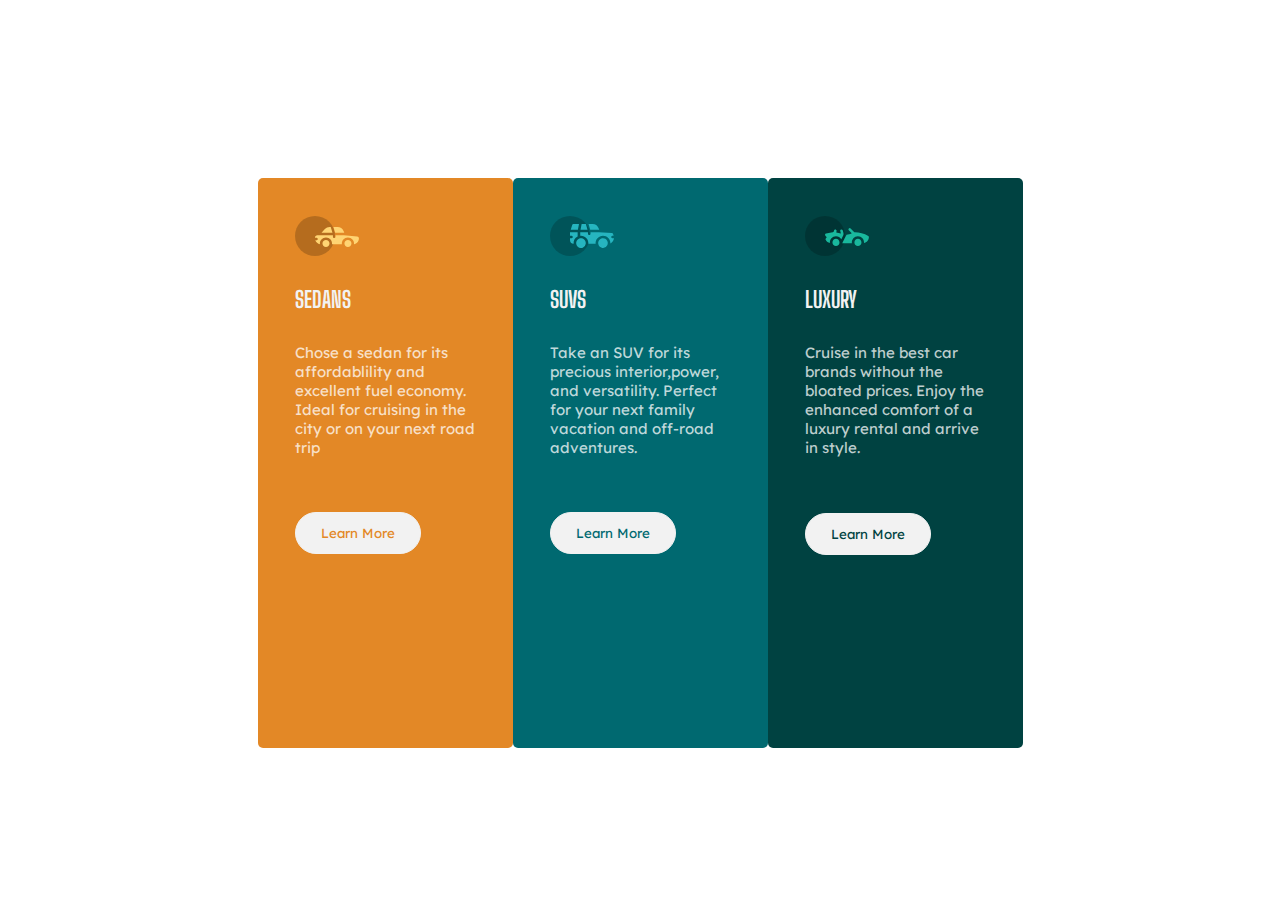
<file: index.html>
<html lang="en">
  <head>
    <meta charset="utf-8" />
    <meta http-equiv="X-UA-Compatible" content="IE-edge" />
    <meta name="viewport" content="width=device-width initial-scale=1.0" />
    <title>CSS FLEX</title>
    <link href="index.css" rel="stylesheet" type="text/css" />
    <link rel="preconnect" href="https://fonts.googleapis.com" />
    <link rel="preconnect" href="https://fonts.gstatic.com" crossorigin />
    <link
      href="https://fonts.googleapis.com/css2?family=Big+Shoulders+Display:wght@700&family=Lexend+Deca&display=swap"
      rel="stylesheet"
    />
  </head>
  <header><div><Grid.html" target="_blank">CSS-GRID</a></div>
  </header>
  <body>
    <main>
      <div class="contain">
        <div class="sedans">
          <svg width="64" height="40" xmlns="http://www.w3.org/2000/svg">
            <g fill="none" fill-rule="evenodd">
              <circle fill="#000" opacity=".201" cx="20" cy="20" r="20" />
              <path
                d="M52.936 24.11c1.942 0 3.517 1.542 3.517 3.445 0 1.903-1.575 3.445-3.517 3.445s-3.516-1.542-3.516-3.445c0-1.903 1.574-3.445 3.516-3.445zm-21.957 0c1.942 0 3.517 1.542 3.517 3.445 0 1.903-1.575 3.445-3.517 3.445s-3.516-1.542-3.516-3.445c0-1.903 1.574-3.445 3.516-3.445zm6.948-4.848v1.429c0 .716.61 1.293 1.348 1.259a1.295 1.295 0 001.225-1.295v-1.393h8.256l13.483 1.313c.956.093 1.676.881 1.676 1.814 0 2.89-2.126 5.303-4.926 5.819.397-3.557-2.458-6.62-6.053-6.62-3.646 0-6.504 3.14-6.039 6.723h-9.879c.466-3.588-2.397-6.722-6.039-6.722-3.595 0-6.45 3.062-6.052 6.62-2.14-.398-3.916-1.912-4.61-3.931h1.142c.731 0 1.32-.598 1.285-1.322-.033-.678-.629-1.2-1.322-1.2H20v-.251c0-1.274 1.066-2.243 2.306-2.243h15.62zM42.59 11c2.645 0 4.99 1.556 5.972 3.963l.726 1.779H40.17L38.413 11h4.178zm-6.865 0l1.758 5.741H26.505l3.357-3.654A6.502 6.502 0 0134.644 11h1.082z"
                fill="#FFD473"
                fill-rule="nonzero"
              />
            </g>
          </svg>
          <h2>SEDANS</h2>
          <p>
            Chose a sedan for its affordablility and excellent fuel economy.
            Ideal for cruising in the city or on your next road trip
          </p>
          <button>Learn More</button>
        </div>
        <div class="suvs">
          <svg width="64" height="40" xmlns="http://www.w3.org/2000/svg">
            <g fill="none" fill-rule="evenodd">
              <circle fill="#000" opacity=".201" cx="20" cy="20" r="20" />
              <path
                d="M31.002 22.358c2.917 0 5.18 2.593 4.762 5.506a4.828 4.828 0 01-2.962 3.778 4.797 4.797 0 01-5.3-1.165c-1.188-1.26-1.235-2.613-1.263-2.613-.42-2.924 1.857-5.506 4.763-5.506zm22 0c3.457 0 5.798 3.567 4.41 6.744A4.816 4.816 0 0152.3 31.94a4.826 4.826 0 01-4.06-4.077c-.42-2.915 1.846-5.506 4.762-5.506zm-15.04-6.083v1.462a1.29 1.29 0 001.352 1.29c.693-.033 1.227-.631 1.227-1.326v-1.426h8.3l13.056.716a1.29 1.29 0 011.164.917c.27.895.446 1.477.563 1.87h-1.047c-.694 0-1.291.534-1.324 1.228a1.29 1.29 0 001.288 1.352h1.445c-.164 2.225-1.57 4.193-3.6 5.05.13-4.212-3.255-7.63-7.384-7.63-4.317 0-7.762 3.718-7.358 8.086h-7.285c.43-4.655-3.503-8.531-8.131-8.046v-3.543h7.734zm-10.312 0v4.308a7.4 7.4 0 00-4.006 7.274 3.874 3.874 0 01-3.642-3.864v-1.635h1.46a1.29 1.29 0 000-2.58h-1.461v-3.213l.003-.29h7.646zm14.986-8.196c2.65 0 5 1.592 5.984 4.055l.63 1.579a5.525 5.525 0 01-.065-.004l-.026-.002-.034-.002-.022-.002a4.178 4.178 0 00-.224-.006l-.098-.001h-.039l-.136-.001h-.052l-.326-.001H40.211L38.528 8.08zm-13.632 0l-1.122 5.616h-7.144l1.47-4.71a1.29 1.29 0 011.231-.906h5.565zm6.832 0l1.683 5.615h-7.007l1.121-5.615h4.203z"
                fill="#26B5C0"
                fill-rule="nonzero"
              />
            </g>
          </svg>
          <h2>SUVS</h2>
          <p>
            Take an SUV for its precious interior,power, and versatility.
            Perfect for your next family vacation and off-road adventures.
          </p>
          <button>Learn More</button>
        </div>
        <div class="luxury">
          <svg width="64" height="40" xmlns="http://www.w3.org/2000/svg">
            <g fill="none" fill-rule="evenodd">
              <circle fill="#000" opacity=".201" cx="20" cy="20" r="20" />
              <path
                d="M30.98 22.835c1.941 0 3.516 1.604 3.516 3.583 0 1.978-1.575 3.582-3.517 3.582s-3.516-1.604-3.516-3.582c0-1.979 1.574-3.583 3.516-3.583zm21.956 0c1.942 0 3.517 1.604 3.517 3.583 0 1.978-1.575 3.582-3.517 3.582s-3.516-1.604-3.516-3.582c0-1.979 1.574-3.583 3.516-3.583zm-9.143-10.45a1.27 1.27 0 011.819 0l3.715 3.784c4.444-.115 9.7 1.142 13.964 3.753.387.237.624.664.624 1.124 0 3.006-2.126 5.514-4.926 6.05.397-3.698-2.458-6.882-6.053-6.882-3.646 0-6.504 3.264-6.039 6.99h-9.669c.76-1.544.993-2.026 1.337-2.711l.082-.162c.421-.835 1.056-2.07 2.883-5.65 1.68-.023 3.47-.408 5.247-1.403l-2.984-3.04a1.328 1.328 0 010-1.854zm-7.68 1.064c.683-.2 1.395.202 1.592.898l.749 2.652a3.46 3.46 0 01-.247 2.51l-1.733 3.395-.216.424c-1.07-1.89-3.06-3.114-5.279-3.114-3.595 0-6.45 3.184-6.052 6.885-1.832-.347-3.414-1.537-4.278-3.276a1.331 1.331 0 01.117-1.376l.955-1.303-1.325-1.295c-.751-.735-.376-2.024.64-2.231l6.614-1.346.13-.026c.092-.019.145-.03.157-.031.314-.146 1.07-.591 1.07-1.506 0-.734.592-1.327 1.316-1.31.712.016 1.268.662 1.256 1.388a4.11 4.11 0 01-.348 1.611 22.69 22.69 0 014.7 1.146l-.7-2.473a1.314 1.314 0 01.882-1.622z"
                fill="#19B89D"
                fill-rule="nonzero"
              />
            </g>
          </svg>
          <h2>LUXURY</h2>
          <p>
            Cruise in the best car brands without the bloated prices. Enjoy the
            enhanced comfort of a luxury rental and arrive in style.
          </p>
          <button>Learn More</button>
        </div>
      </div>
    </main>
  </body>
</html>
</file>
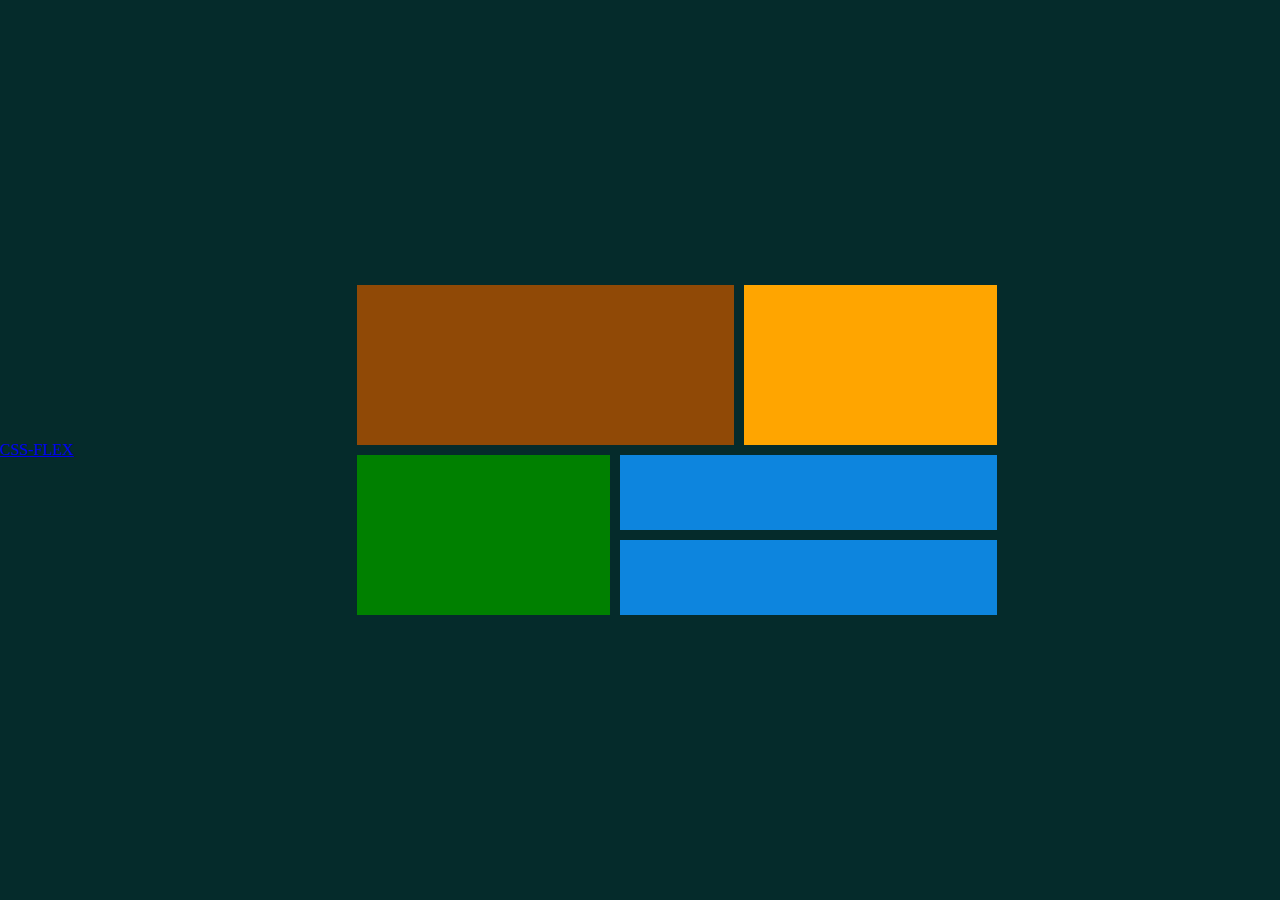
<file: Grid.html>
<!DOCTYPE html>
<html lang="en">
  <head>
    <meta charset="utf-8" />
    <meta http-equiv="X-UA-Compatible" content="IE-edge"/>
    <meta name="viewport" content="width=device-width initial-scale=1.0"/>
    <title>CSS GRID</title>
    <link href="color.css" rel="stylesheet" type="text/css" />
  </head>
  <header><div><a href="index.html" target="_blank" >CSS-FLEX</a></div></header>
  <body>
      <main>
          <div class="a"></div>
          <div class="b"></div>
          <div class="c"></div>
          <div class="d"></div>
          <div class="e"></div>
      </main>
      </body>
</file>
<file: index.css>
* {
  padding: 0;
  margin: 0;
}
header {
  width: 50%;
}
header div{
  margin:20px 20px;
}
header div a{
  color: black;
  border: 1px solid black;
  border-radius: 30px;
  padding: 0.5em;
  text-decoration: none;
}
body {
  color: hsla(0, 0%, 100%, 0.75);
}
/* main {
  margin: auto;
  justify-content: center;
  align-items: center;
  height: 100vh;
} */

main .contain {
  display: flex;
  justify-content: center;
  align-items: center;
  height: 90vh;
  /* flex-direction: column; */
  flex-wrap: wrap;
}



.sedans {
  background-color: hsl(31, 77%, 52%);
  border-radius: 5px;
  width: 180px;
  height: 55vh;
  padding: 2.5em;
  font-size: 15px;
  font-weight: 400;
  font-family: "Lexend Deca", sans-serif;
}

.suvs {
  background-color: hsl(184, 100%, 22%);
  border-radius: 5px;
  width: 180px;
  height: 55vh;
  padding: 2.5em;
  font-size: 15px;
  font-weight: 400;
  font-family: "Lexend Deca", sans-serif;
}

.luxury {
  background-color: hsl(179, 100%, 13%);
  border-radius: 5px;
  width: 180px;
  height: 55vh;
  padding: 2.5em;
  font-size: 15px;
  font-weight: 400;
  font-family: "Lexend Deca", sans-serif;
}

main div h2 {
  color: hsl(0, 0%, 95%);
  padding-bottom: 30px;
  font-weight: 700;
  text-align: left;
  font-family: "Big Shoulders Display", cursive;
}

main div svg {
  padding-bottom: 30px;
  position: relative;
  align-content: left;
}
button {
  color: hsl(0, 0%, 95%);
  border: 1.5px solid hsl(0, 0%, 95%);
  border-radius: 30em;
  background-color: hsl(0, 0%, 95%);
  margin-top: 55px;
  margin-bottom: 30px;
  padding: 12px 25px;
  cursor: pointer;
  align-items: left;
  font-family: "Lexend Deca", sans-serif;
  font-weight: 400;
}
.sedans button {
  color: hsl(31, 77%, 52%);
}
.suvs button {
  color: hsl(184, 100%, 22%);
}
.luxury button {
  color: hsl(179, 100%, 13%);
  margin-top: 56px;
}
button:hover {
  background-color: transparent;
  color: hsl(0, 0%, 95%);
}
header div a:hover {
  background-color: black;
  color: hsl(0, 0%, 95%);
}
@media (max-width: 375px) {
  main .contain {
    display: flex;
    flex-direction: row;
  }

  header div a {
    margin-bottom: 50px;
  }
}
</file>
<file: color.css>
* {
  padding: 0;
  margin: 0;
}

body {
  background-color: rgb(5, 43, 43);
  display: flex;
  place-items: center;
  min-height: 100vh;
}
main {
  display: grid;
  grid-template-areas:
    "a a b"
    "c d d"
    "c e e";
  gap: 10px;
  width: 50%;
  margin: auto;
}
main div {
  padding: 2em;
}

 .a {
  background-color: rgb(144, 73, 6);
  grid-area: a;
  padding:80px 5px;
} 
.b {
  background-color: orange;
  grid-area: b;
  padding: 80px 70px;
}
.c {
  background-color: green;
  grid-area: c;
  padding: 80px 70px;
}
.d {
  background-color: rgba(14, 142, 240, 0.911);
  grid-area: d;

}
.e {
  background-color: rgba(14, 142, 240, 0.911);
  grid-area: e;
}
</file>
